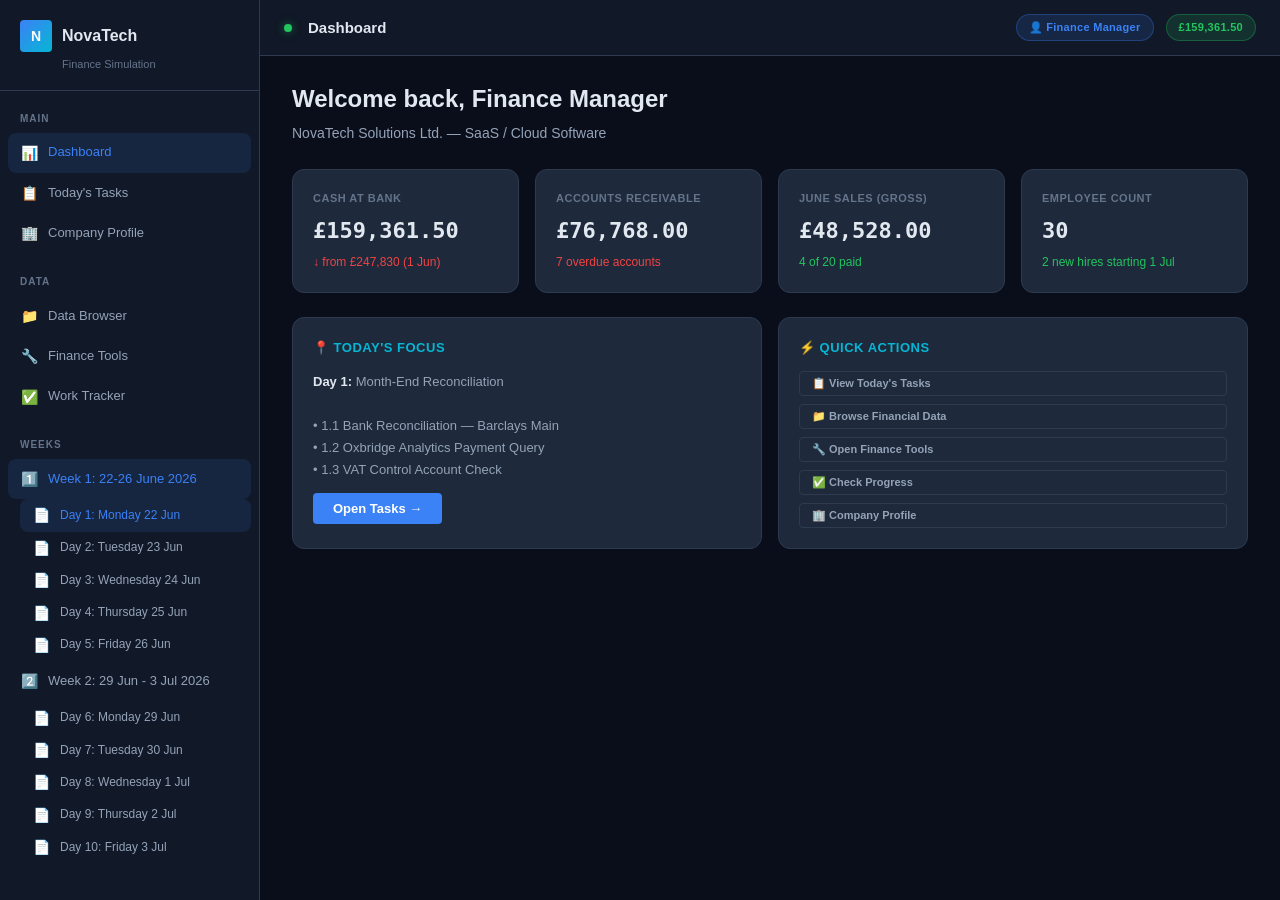
<file: ui/index.html>
<!DOCTYPE html>
<html lang="en">
<head>
  <meta charset="UTF-8">
  <meta name="viewport" content="width=device-width, initial-scale=1.0">
  <title>NovaTech Finance — Simulation</title>
  <link rel="stylesheet" href="css/style.css">
</head>
<body>
  <div class="app-shell">
    <!-- Sidebar -->
    <aside class="sidebar" id="sidebar">
      <!-- Rendered by JS -->
    </aside>

    <!-- Main area -->
    <div style="flex:1;display:flex;flex-direction:column;min-width:0;">
      <!-- Top nav -->
      <header class="top-nav" id="top-nav">
        <!-- Rendered by JS -->
      </header>

      <!-- Content -->
      <main class="main-content" id="main-content">
        <!-- Rendered by JS -->
      </main>
    </div>
  </div>

  <script src="js/data.js"></script>
  <script src="js/app.js"></script>
</body>
</html>
</file>
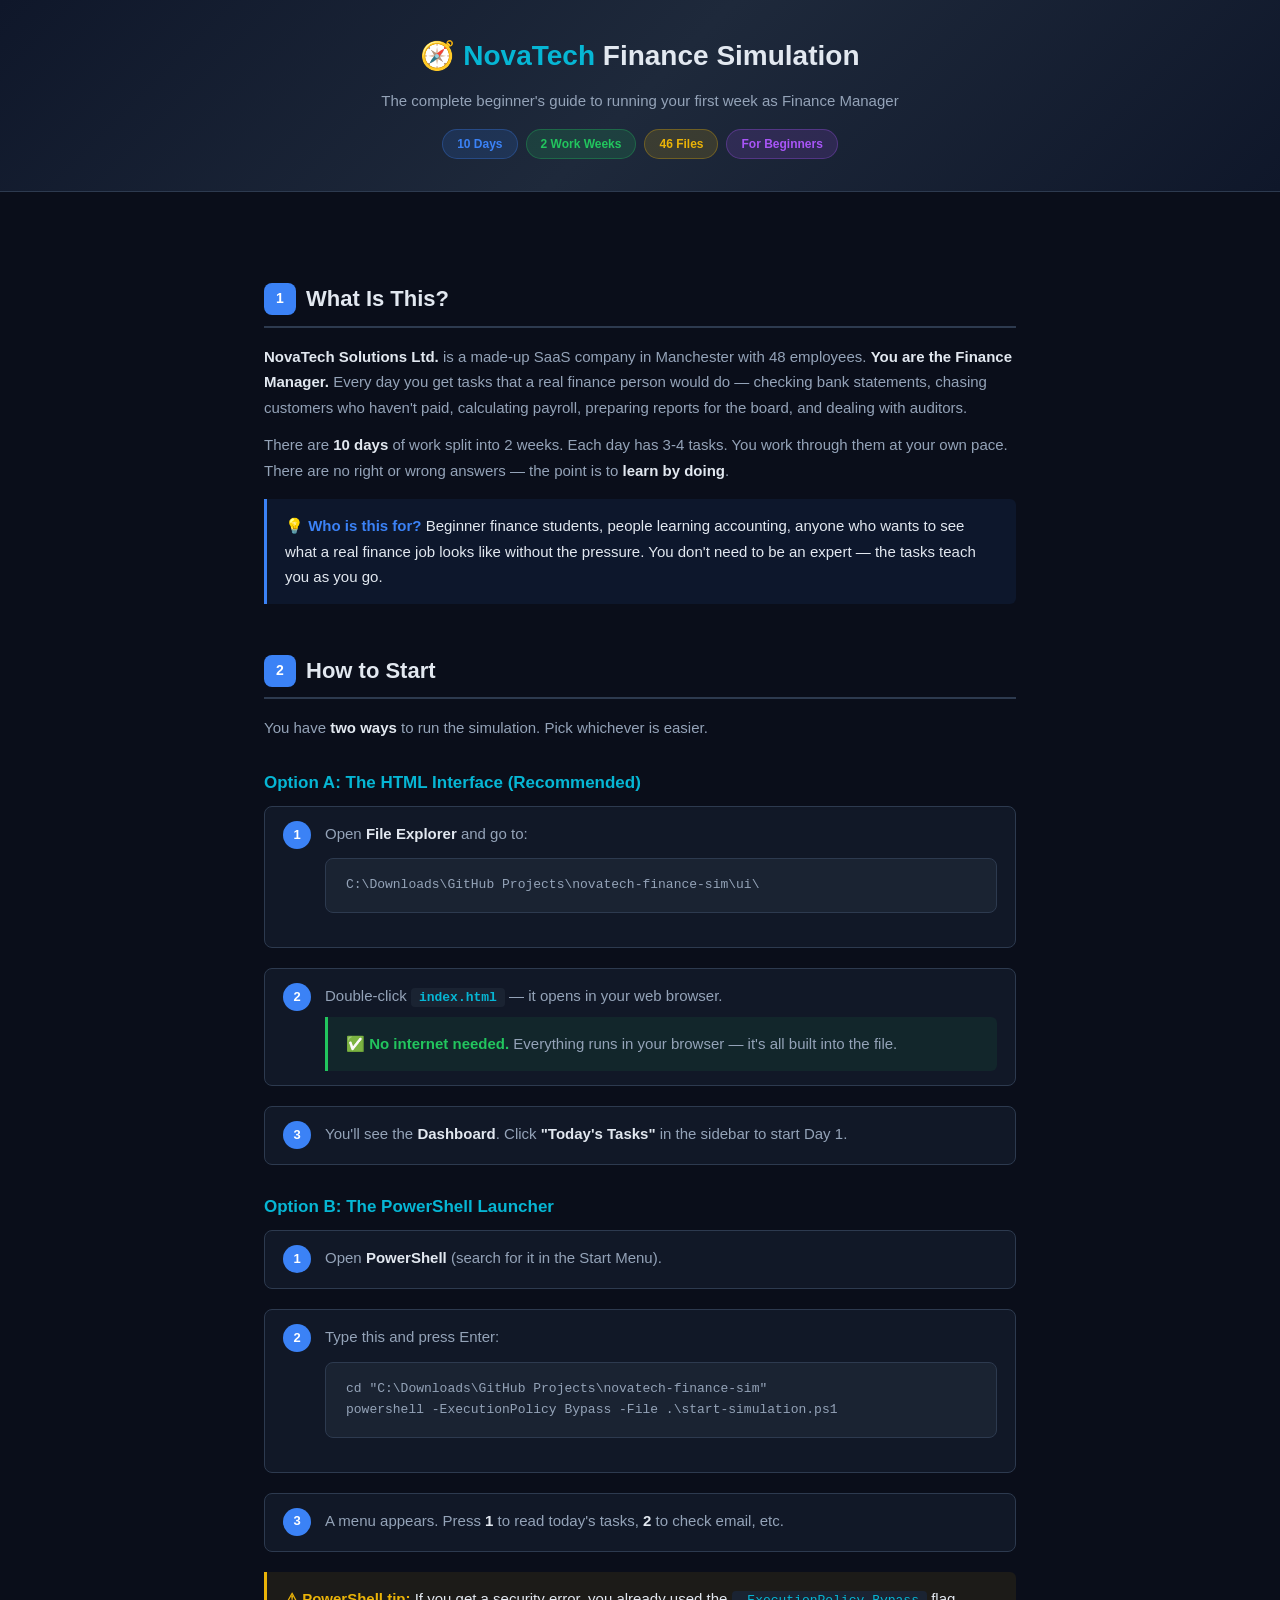
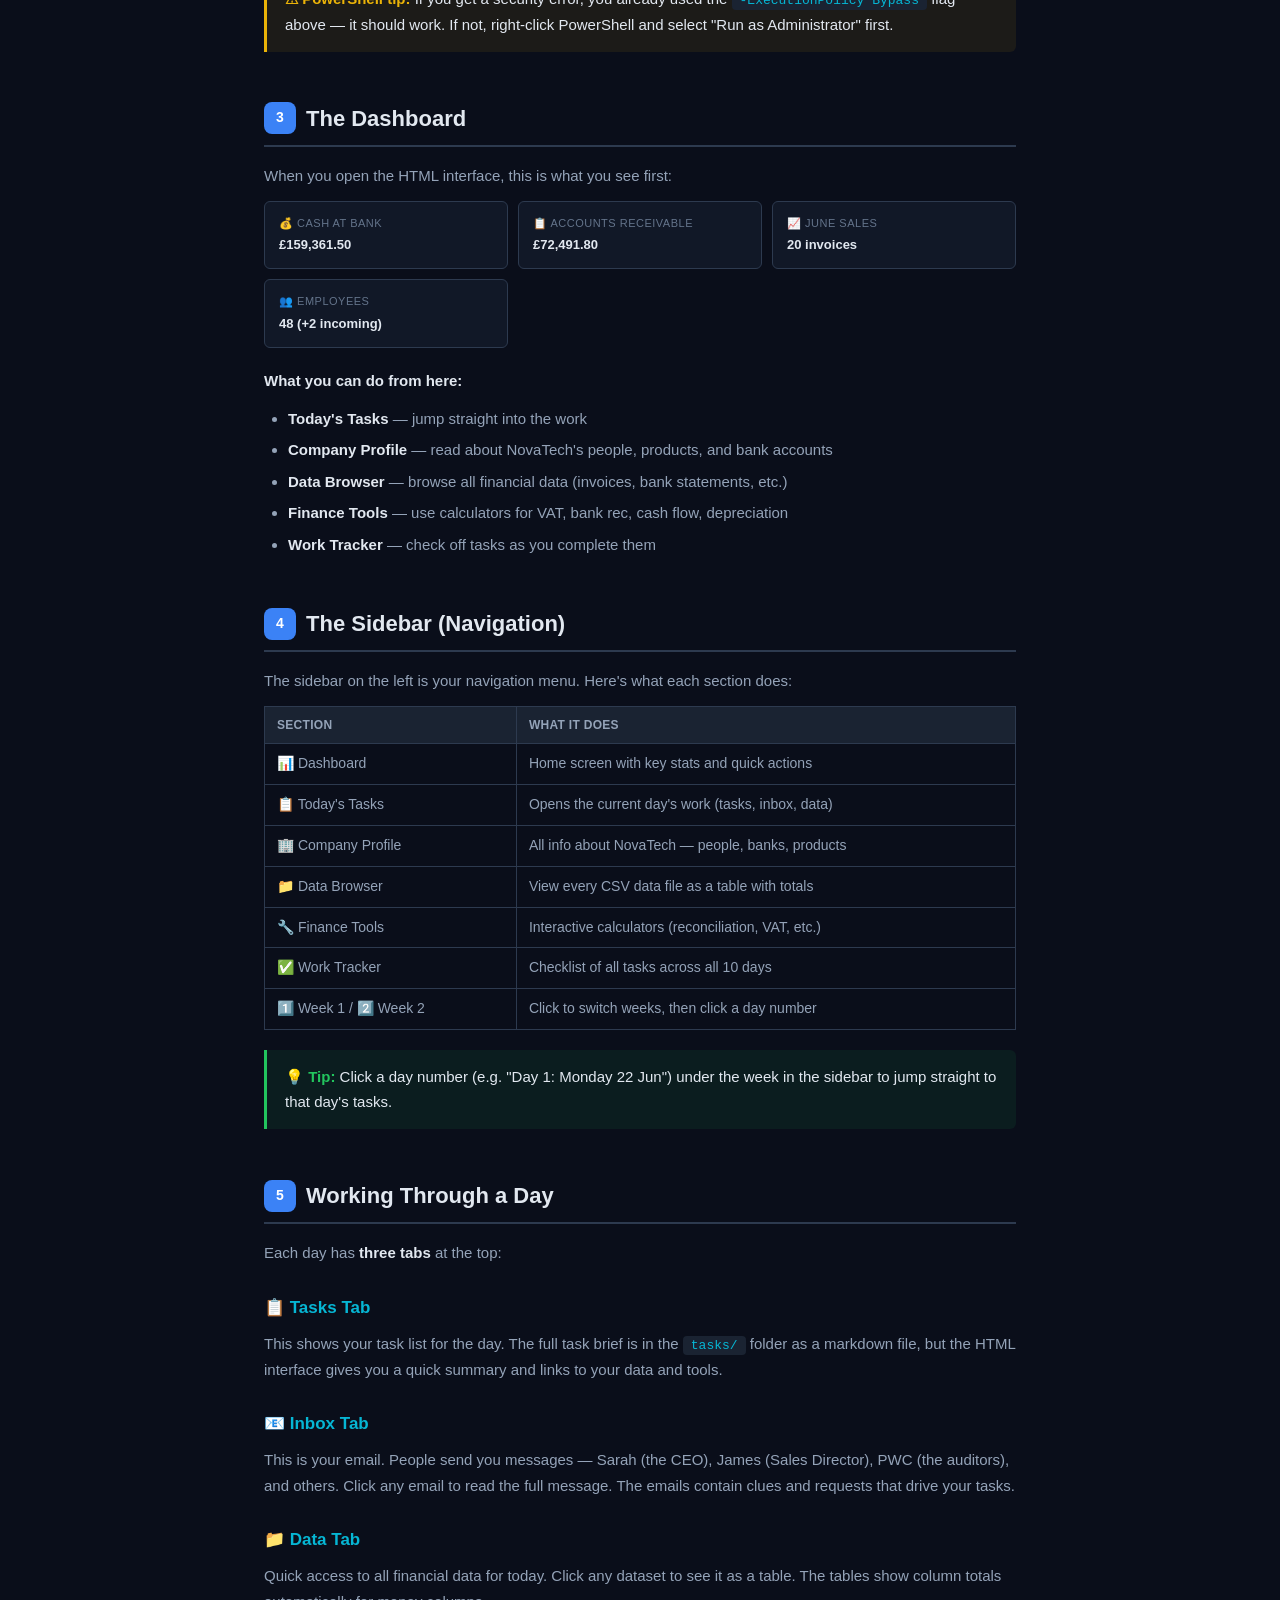
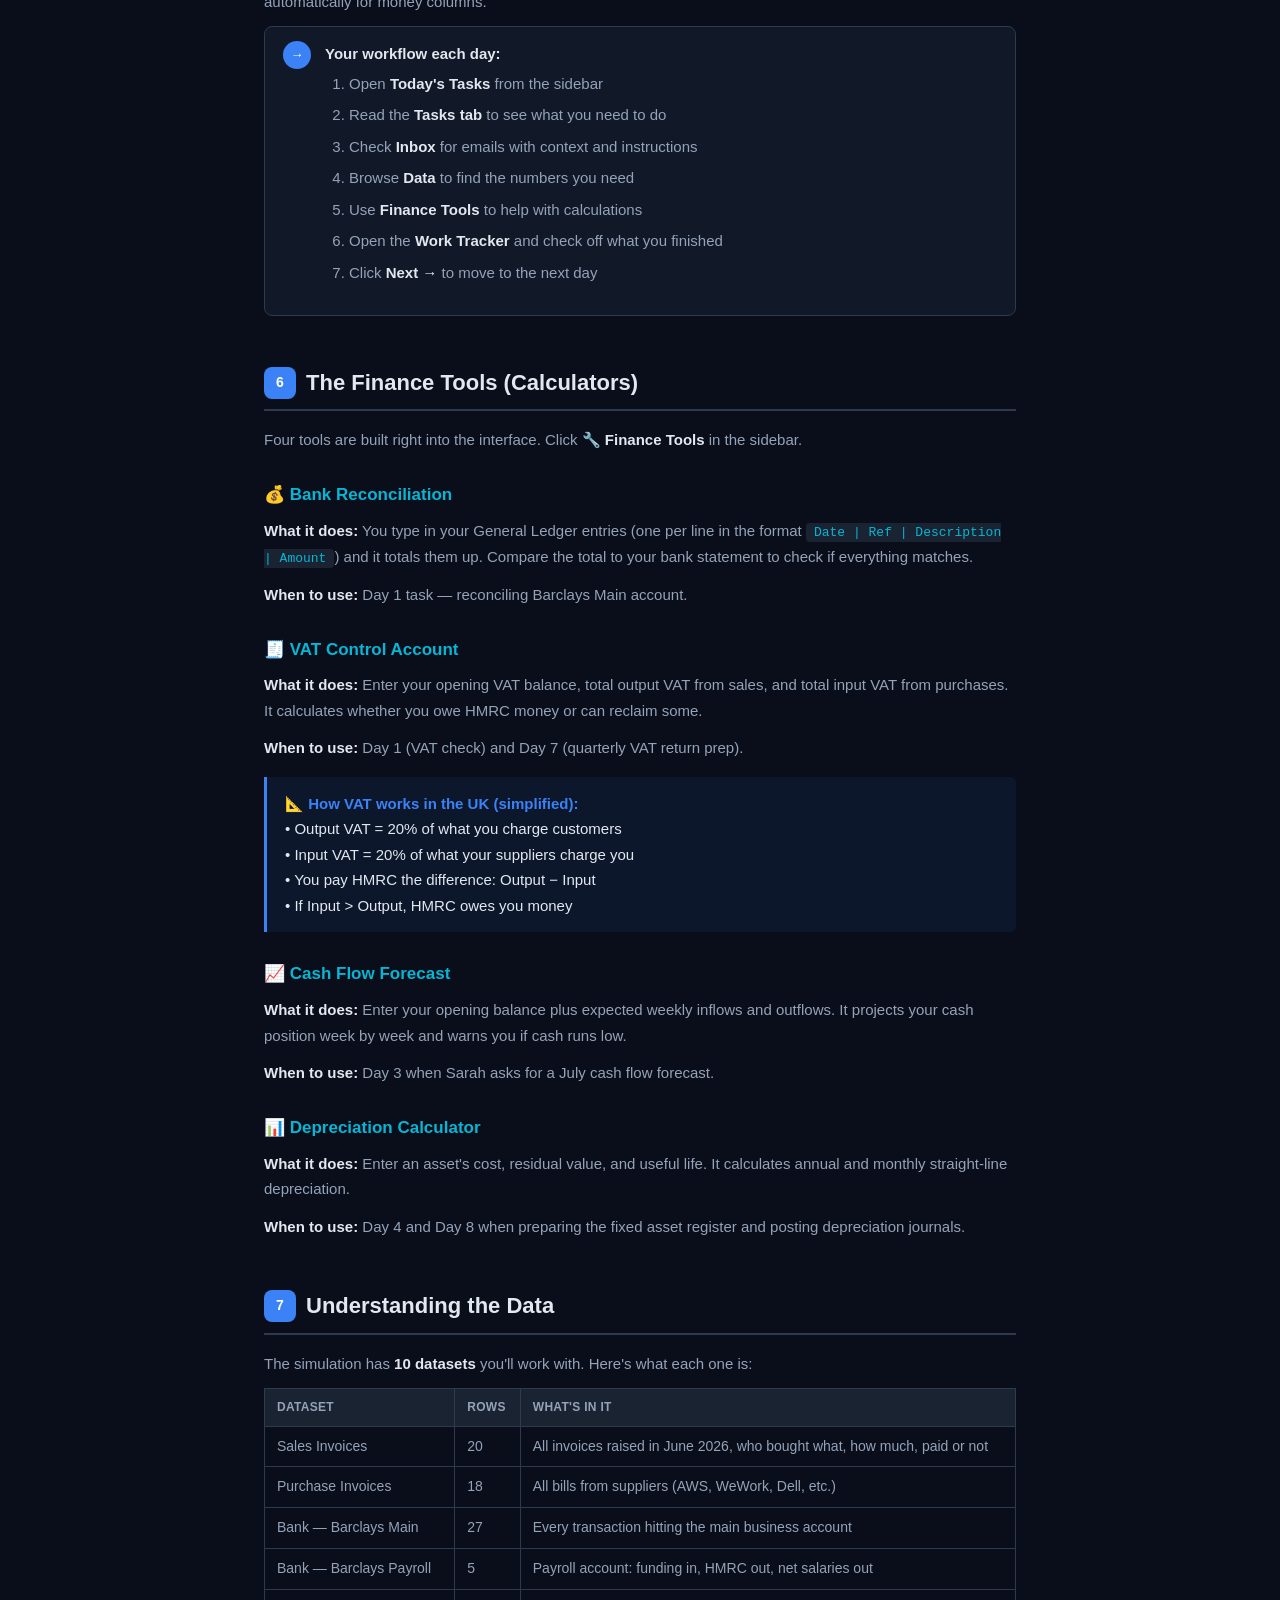
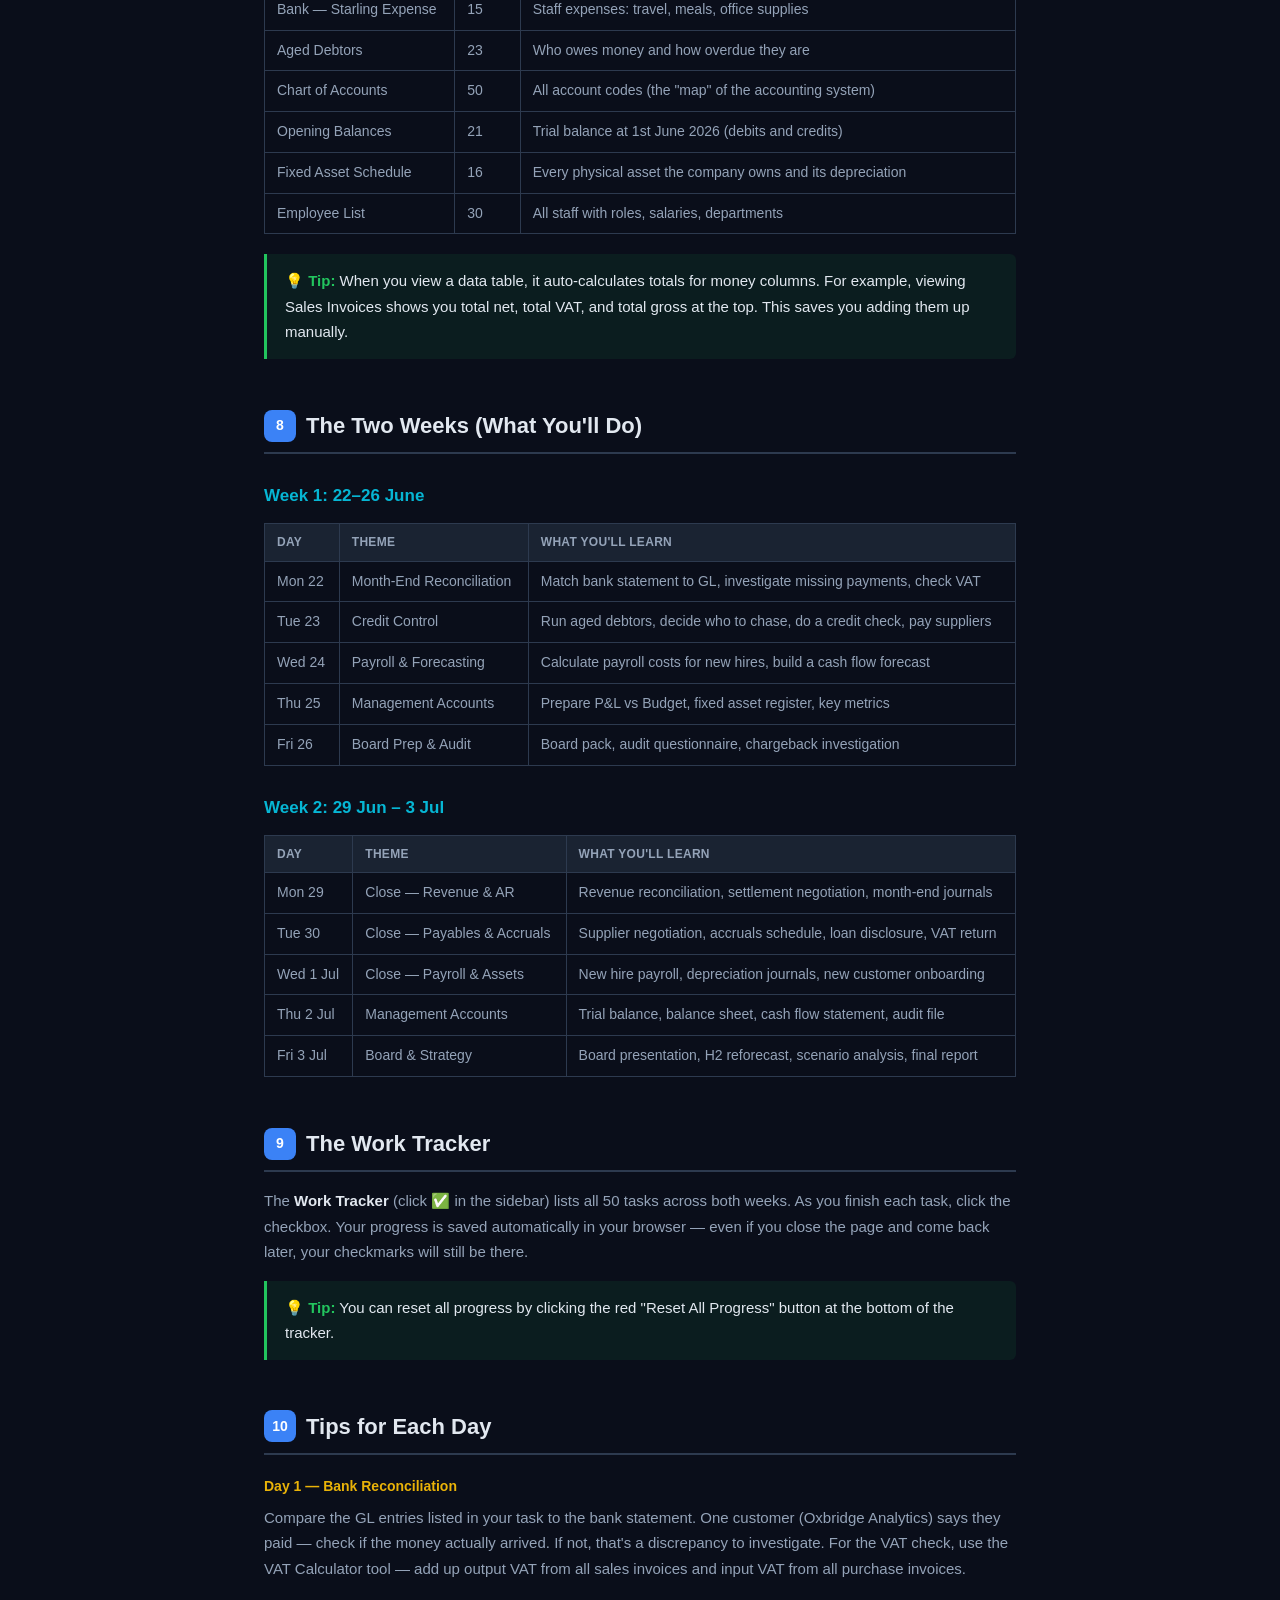
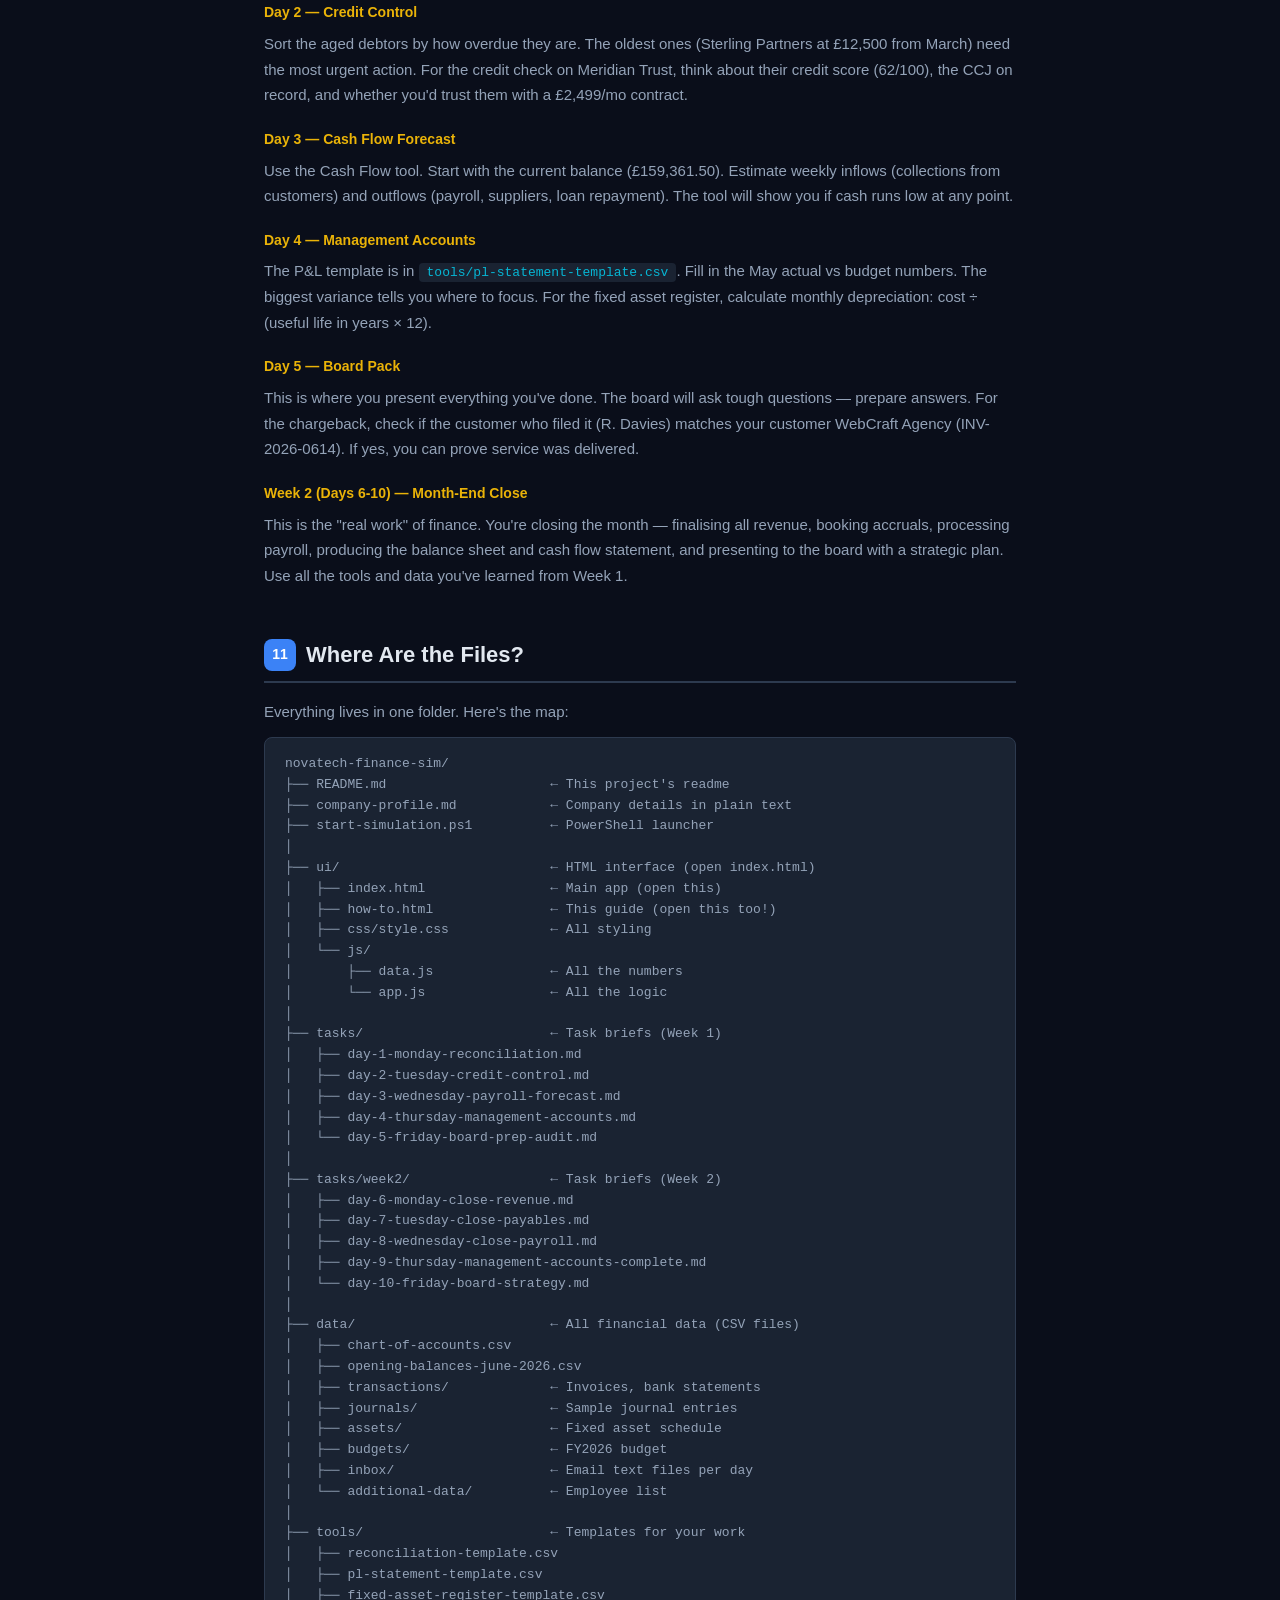
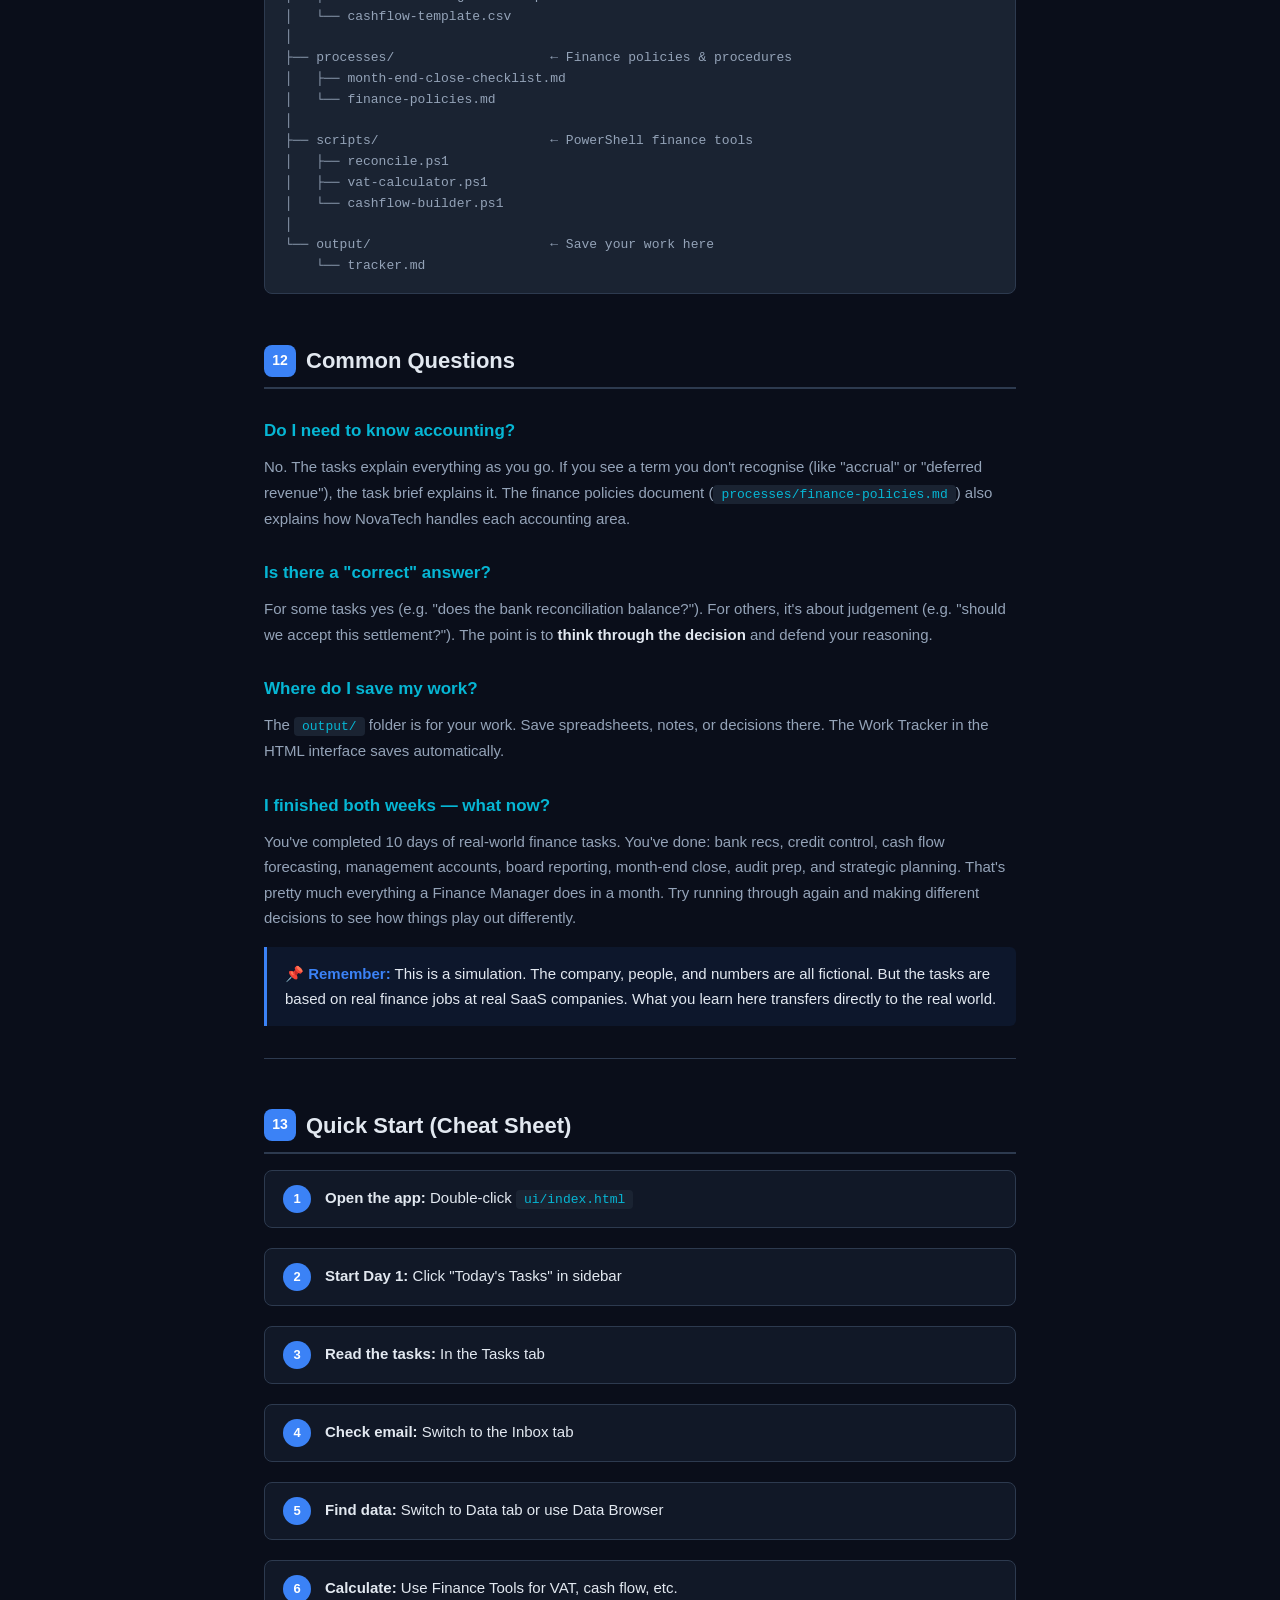
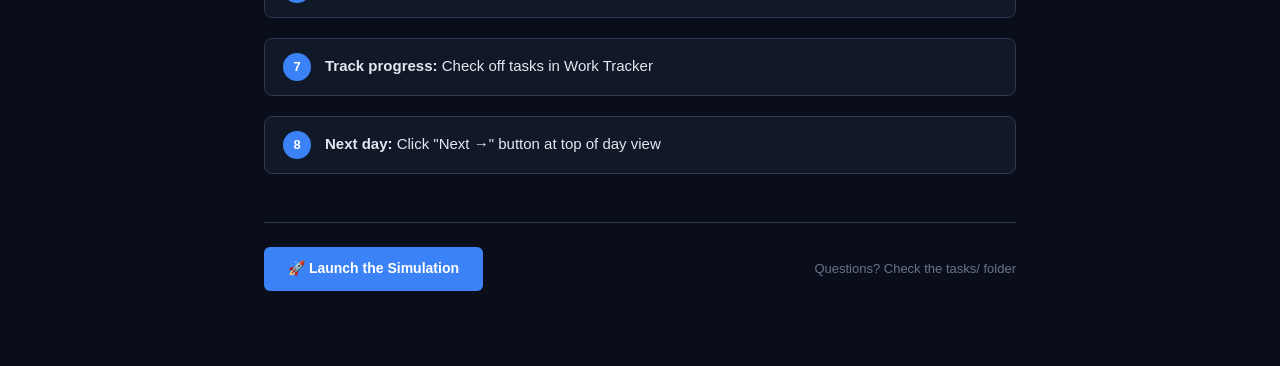
<file: ui/how-to.html>
<!DOCTYPE html>
<html lang="en">
<head>
  <meta charset="UTF-8">
  <meta name="viewport" content="width=device-width, initial-scale=1.0">
  <title>NovaTech — How To Guide</title>
  <style>
    :root {
      --bg: #0a0e1a;
      --bg-card: #111827;
      --bg-code: #1a2332;
      --border: #2d3a4f;
      --text: #e2e8f0;
      --text-muted: #64748b;
      --text-dim: #94a3b8;
      --blue: #3b82f6;
      --cyan: #06b6d4;
      --green: #22c55e;
      --yellow: #eab308;
      --red: #ef4444;
      --purple: #a855f7;
      --orange: #f97316;
      --font-sans: -apple-system, BlinkMacSystemFont, 'Segoe UI', Roboto, sans-serif;
      --font-mono: 'Cascadia Code', 'JetBrains Mono', 'Fira Code', monospace;
    }
    * { margin: 0; padding: 0; box-sizing: border-box; }
    body {
      font-family: var(--font-sans);
      background: var(--bg);
      color: var(--text);
      line-height: 1.7;
      font-size: 15px;
    }

    /* Scrollbar */
    ::-webkit-scrollbar { width: 6px; }
    ::-webkit-scrollbar-track { background: var(--bg); }
    ::-webkit-scrollbar-thumb { background: var(--border); border-radius: 3px; }

    /* Top banner */
    .banner {
      background: linear-gradient(135deg, #0f172a 0%, #1e293b 50%, #0f172a 100%);
      border-bottom: 1px solid var(--border);
      padding: 32px 24px;
      text-align: center;
    }
    .banner h1 { font-size: 28px; font-weight: 800; }
    .banner h1 span { color: var(--cyan); }
    .banner p { color: var(--text-dim); margin-top: 8px; font-size: 15px; max-width: 600px; margin-left: auto; margin-right: auto; }

    .badge-row { display: flex; justify-content: center; gap: 8px; margin-top: 16px; flex-wrap: wrap; }
    .badge {
      display: inline-block;
      padding: 4px 14px;
      border-radius: 20px;
      font-size: 12px;
      font-weight: 600;
    }
    .badge-blue { background: rgba(59,130,246,0.15); color: var(--blue); border: 1px solid rgba(59,130,246,0.3); }
    .badge-green { background: rgba(34,197,94,0.15); color: var(--green); border: 1px solid rgba(34,197,94,0.3); }
    .badge-yellow { background: rgba(234,179,8,0.15); color: var(--yellow); border: 1px solid rgba(234,179,8,0.3); }
    .badge-purple { background: rgba(168,85,247,0.15); color: var(--purple); border: 1px solid rgba(168,85,247,0.3); }

    /* Content */
    .container { max-width: 800px; margin: 0 auto; padding: 40px 24px 80px; }

    h2 {
      font-size: 22px;
      font-weight: 700;
      margin-top: 48px;
      margin-bottom: 16px;
      padding-bottom: 8px;
      border-bottom: 2px solid var(--border);
      display: flex;
      align-items: center;
      gap: 10px;
    }
    h2 .num {
      display: inline-flex;
      align-items: center;
      justify-content: center;
      width: 32px; height: 32px;
      background: var(--blue);
      border-radius: 8px;
      font-size: 14px;
      font-weight: 700;
      color: white;
      flex-shrink: 0;
    }
    h3 {
      font-size: 17px;
      font-weight: 600;
      margin-top: 28px;
      margin-bottom: 8px;
      color: var(--cyan);
    }
    h4 {
      font-size: 14px;
      font-weight: 600;
      margin-top: 20px;
      margin-bottom: 6px;
      color: var(--yellow);
    }
    p { margin-bottom: 12px; color: var(--text-dim); }
    strong { color: var(--text); }
    a { color: var(--blue); text-decoration: none; }
    a:hover { text-decoration: underline; }

    ul, ol { margin-bottom: 16px; padding-left: 24px; }
    li { margin-bottom: 6px; color: var(--text-dim); }
    li strong { color: var(--text); }

    /* Code blocks */
    code {
      background: var(--bg-code);
      padding: 2px 8px;
      border-radius: 4px;
      font-family: var(--font-mono);
      font-size: 13px;
      color: var(--cyan);
    }
    pre {
      background: var(--bg-code);
      padding: 16px 20px;
      border-radius: 8px;
      overflow-x: auto;
      margin: 12px 0 20px;
      border: 1px solid var(--border);
      font-size: 13px;
      line-height: 1.6;
    }
    pre code {
      background: none;
      padding: 0;
      color: var(--text-dim);
    }

    /* Notes / callouts */
    .note {
      background: rgba(59,130,246,0.08);
      border-left: 3px solid var(--blue);
      padding: 14px 18px;
      margin: 16px 0;
      border-radius: 0 6px 6px 0;
    }
    .note strong { color: var(--blue); }
    .note-warn {
      background: rgba(234,179,8,0.08);
      border-left-color: var(--yellow);
    }
    .note-warn strong { color: var(--yellow); }
    .note-tip {
      background: rgba(34,197,94,0.08);
      border-left-color: var(--green);
    }
    .note-tip strong { color: var(--green); }

    /* Steps */
    .step {
      display: flex;
      gap: 14px;
      margin-bottom: 20px;
      padding: 14px 18px;
      background: var(--bg-card);
      border: 1px solid var(--border);
      border-radius: 8px;
    }
    .step-num {
      width: 28px; height: 28px;
      min-width: 28px;
      background: var(--blue);
      border-radius: 50%;
      display: flex;
      align-items: center;
      justify-content: center;
      font-size: 13px;
      font-weight: 700;
      color: white;
    }
    .step-content { flex: 1; }
    .step-content p { margin-bottom: 4px; }

    /* Table */
    table {
      width: 100%;
      border-collapse: collapse;
      margin: 12px 0 20px;
      font-size: 14px;
    }
    th, td {
      padding: 8px 12px;
      border: 1px solid var(--border);
      text-align: left;
    }
    th { background: var(--bg-code); color: var(--text-dim); font-weight: 600; font-size: 12px; text-transform: uppercase; letter-spacing: 0.3px; }
    td { color: var(--text-dim); }

    .key-grid {
      display: grid;
      grid-template-columns: repeat(auto-fill, minmax(200px, 1fr));
      gap: 10px;
      margin: 12px 0 20px;
    }
    .key-item {
      background: var(--bg-card);
      border: 1px solid var(--border);
      border-radius: 6px;
      padding: 12px 14px;
    }
    .key-item .key { font-size: 11px; text-transform: uppercase; letter-spacing: 0.5px; color: var(--text-muted); }
    .key-item .val { font-size: 13px; font-weight: 600; color: var(--text); margin-top: 2px; }

    hr { border: none; border-top: 1px solid var(--border); margin: 32px 0; }

    .footer-nav {
      display: flex;
      justify-content: space-between;
      align-items: center;
      margin-top: 48px;
      padding-top: 24px;
      border-top: 1px solid var(--border);
    }
    .btn {
      display: inline-block;
      padding: 10px 24px;
      background: var(--blue);
      color: white;
      border-radius: 6px;
      font-weight: 600;
      font-size: 14px;
      text-decoration: none;
      transition: background 0.2s;
    }
    .btn:hover { background: #2563eb; text-decoration: none; }
    .btn-outline {
      background: transparent;
      border: 1px solid var(--border);
      color: var(--text-dim);
    }
    .btn-outline:hover { background: var(--bg-card); color: var(--text); }

    @media (max-width: 600px) {
      .container { padding: 24px 16px 60px; }
      .banner h1 { font-size: 22px; }
      .key-grid { grid-template-columns: 1fr; }
    }
  </style>
</head>
<body>

<div class="banner">
  <h1>🧭 <span>NovaTech</span> Finance Simulation</h1>
  <p>The complete beginner's guide to running your first week as Finance Manager</p>
  <div class="badge-row">
    <span class="badge badge-blue">10 Days</span>
    <span class="badge badge-green">2 Work Weeks</span>
    <span class="badge badge-yellow">46 Files</span>
    <span class="badge badge-purple">For Beginners</span>
  </div>
</div>

<div class="container">

<!-- ============================================================ -->
<h2><span class="num">1</span> What Is This?</h2>

<p>
  <strong>NovaTech Solutions Ltd.</strong> is a made-up SaaS company in Manchester with 48 employees.
  <strong>You are the Finance Manager.</strong> Every day you get tasks that a real finance person
  would do — checking bank statements, chasing customers who haven't paid, calculating payroll,
  preparing reports for the board, and dealing with auditors.
</p>

<p>
  There are <strong>10 days</strong> of work split into 2 weeks. Each day has 3-4 tasks.
  You work through them at your own pace. There are no right or wrong answers —
  the point is to <strong>learn by doing</strong>.
</p>

<div class="note">
  <strong>💡 Who is this for?</strong> Beginner finance students, people learning accounting,
  anyone who wants to see what a real finance job looks like without the pressure.
  You don't need to be an expert — the tasks teach you as you go.
</div>

<!-- ============================================================ -->
<h2><span class="num">2</span> How to Start</h2>

<p>You have <strong>two ways</strong> to run the simulation. Pick whichever is easier.</p>

<h3>Option A: The HTML Interface (Recommended)</h3>

<div class="step">
  <div class="step-num">1</div>
  <div class="step-content">
    <p>Open <strong>File Explorer</strong> and go to:</p>
    <pre><code>C:\Downloads\GitHub Projects\novatech-finance-sim\ui\</code></pre>
  </div>
</div>

<div class="step">
  <div class="step-num">2</div>
  <div class="step-content">
    <p>Double-click <strong><code>index.html</code></strong> — it opens in your web browser.</p>
    <p class="note note-tip" style="margin:8px 0 0;">
      <strong>✅ No internet needed.</strong> Everything runs in your browser — it's all built into the file.
    </p>
  </div>
</div>

<div class="step">
  <div class="step-num">3</div>
  <div class="step-content">
    <p>You'll see the <strong>Dashboard</strong>. Click <strong>"Today's Tasks"</strong> in the sidebar to start Day 1.</p>
  </div>
</div>

<h3>Option B: The PowerShell Launcher</h3>

<div class="step">
  <div class="step-num">1</div>
  <div class="step-content">
    <p>Open <strong>PowerShell</strong> (search for it in the Start Menu).</p>
  </div>
</div>

<div class="step">
  <div class="step-num">2</div>
  <div class="step-content">
    <p>Type this and press Enter:</p>
    <pre><code>cd "C:\Downloads\GitHub Projects\novatech-finance-sim"
powershell -ExecutionPolicy Bypass -File .\start-simulation.ps1</code></pre>
  </div>
</div>

<div class="step">
  <div class="step-num">3</div>
  <div class="step-content">
    <p>A menu appears. Press <strong>1</strong> to read today's tasks, <strong>2</strong> to check email, etc.</p>
  </div>
</div>

<div class="note note-warn">
  <strong>⚠ PowerShell tip:</strong> If you get a security error, you already used the
  <code>-ExecutionPolicy Bypass</code> flag above — it should work. If not,
  right-click PowerShell and select "Run as Administrator" first.
</div>

<!-- ============================================================ -->
<h2><span class="num">3</span> The Dashboard</h2>

<p>When you open the HTML interface, this is what you see first:</p>

<div class="key-grid">
  <div class="key-item">
    <div class="key">💰 Cash at Bank</div>
    <div class="val">£159,361.50</div>
  </div>
  <div class="key-item">
    <div class="key">📋 Accounts Receivable</div>
    <div class="val">£72,491.80</div>
  </div>
  <div class="key-item">
    <div class="key">📈 June Sales</div>
    <div class="val">20 invoices</div>
  </div>
  <div class="key-item">
    <div class="key">👥 Employees</div>
    <div class="val">48 (+2 incoming)</div>
  </div>
</div>

<p><strong>What you can do from here:</strong></p>
<ul>
  <li><strong>Today's Tasks</strong> — jump straight into the work</li>
  <li><strong>Company Profile</strong> — read about NovaTech's people, products, and bank accounts</li>
  <li><strong>Data Browser</strong> — browse all financial data (invoices, bank statements, etc.)</li>
  <li><strong>Finance Tools</strong> — use calculators for VAT, bank rec, cash flow, depreciation</li>
  <li><strong>Work Tracker</strong> — check off tasks as you complete them</li>
</ul>

<!-- ============================================================ -->
<h2><span class="num">4</span> The Sidebar (Navigation)</h2>

<p>The sidebar on the left is your navigation menu. Here's what each section does:</p>

<table>
  <tr><th>Section</th><th>What it does</th></tr>
  <tr><td>📊 Dashboard</td><td>Home screen with key stats and quick actions</td></tr>
  <tr><td>📋 Today's Tasks</td><td>Opens the current day's work (tasks, inbox, data)</td></tr>
  <tr><td>🏢 Company Profile</td><td>All info about NovaTech — people, banks, products</td></tr>
  <tr><td>📁 Data Browser</td><td>View every CSV data file as a table with totals</td></tr>
  <tr><td>🔧 Finance Tools</td><td>Interactive calculators (reconciliation, VAT, etc.)</td></tr>
  <tr><td>✅ Work Tracker</td><td>Checklist of all tasks across all 10 days</td></tr>
  <tr><td>1️⃣ Week 1 / 2️⃣ Week 2</td><td>Click to switch weeks, then click a day number</td></tr>
</table>

<div class="note note-tip">
  <strong>💡 Tip:</strong> Click a day number (e.g. "Day 1: Monday 22 Jun") under the week
  in the sidebar to jump straight to that day's tasks.
</div>

<!-- ============================================================ -->
<h2><span class="num">5</span> Working Through a Day</h2>

<p>Each day has <strong>three tabs</strong> at the top:</p>

<h3>📋 Tasks Tab</h3>
<p>
  This shows your task list for the day. The full task brief is in the
  <code>tasks/</code> folder as a markdown file, but the HTML interface gives you
  a quick summary and links to your data and tools.
</p>

<h3>📧 Inbox Tab</h3>
<p>
  This is your email. People send you messages — Sarah (the CEO), James (Sales Director),
  PWC (the auditors), and others. Click any email to read the full message.
  The emails contain clues and requests that drive your tasks.
</p>

<h3>📁 Data Tab</h3>
<p>
  Quick access to all financial data for today. Click any dataset to see it as a table.
  The tables show column totals automatically for money columns.
</p>

<div class="step">
  <div class="step-num">→</div>
  <div class="step-content">
    <p><strong>Your workflow each day:</strong></p>
    <ol>
      <li>Open <strong>Today's Tasks</strong> from the sidebar</li>
      <li>Read the <strong>Tasks tab</strong> to see what you need to do</li>
      <li>Check <strong>Inbox</strong> for emails with context and instructions</li>
      <li>Browse <strong>Data</strong> to find the numbers you need</li>
      <li>Use <strong>Finance Tools</strong> to help with calculations</li>
      <li>Open the <strong>Work Tracker</strong> and check off what you finished</li>
      <li>Click <strong>Next →</strong> to move to the next day</li>
    </ol>
  </div>
</div>

<!-- ============================================================ -->
<h2><span class="num">6</span> The Finance Tools (Calculators)</h2>

<p>Four tools are built right into the interface. Click <strong>🔧 Finance Tools</strong> in the sidebar.</p>

<h3>💰 Bank Reconciliation</h3>
<p>
  <strong>What it does:</strong> You type in your General Ledger entries (one per line in the format
  <code>Date | Ref | Description | Amount</code>) and it totals them up.
  Compare the total to your bank statement to check if everything matches.
</p>
<p><strong>When to use:</strong> Day 1 task — reconciling Barclays Main account.</p>

<h3>🧾 VAT Control Account</h3>
<p>
  <strong>What it does:</strong> Enter your opening VAT balance, total output VAT from sales,
  and total input VAT from purchases. It calculates whether you owe HMRC money or
  can reclaim some.
</p>
<p><strong>When to use:</strong> Day 1 (VAT check) and Day 7 (quarterly VAT return prep).</p>

<div class="note">
  <strong>📐 How VAT works in the UK (simplified):</strong><br>
  • Output VAT = 20% of what you charge customers<br>
  • Input VAT = 20% of what your suppliers charge you<br>
  • You pay HMRC the difference: Output − Input<br>
  • If Input > Output, HMRC owes you money
</div>

<h3>📈 Cash Flow Forecast</h3>
<p>
  <strong>What it does:</strong> Enter your opening balance plus expected weekly inflows and outflows.
  It projects your cash position week by week and warns you if cash runs low.
</p>
<p><strong>When to use:</strong> Day 3 when Sarah asks for a July cash flow forecast.</p>

<h3>📊 Depreciation Calculator</h3>
<p>
  <strong>What it does:</strong> Enter an asset's cost, residual value, and useful life.
  It calculates annual and monthly straight-line depreciation.
</p>
<p><strong>When to use:</strong> Day 4 and Day 8 when preparing the fixed asset register and posting depreciation journals.</p>

<!-- ============================================================ -->
<h2><span class="num">7</span> Understanding the Data</h2>

<p>The simulation has <strong>10 datasets</strong> you'll work with. Here's what each one is:</p>

<table>
  <tr><th>Dataset</th><th>Rows</th><th>What's In It</th></tr>
  <tr><td>Sales Invoices</td><td>20</td><td>All invoices raised in June 2026, who bought what, how much, paid or not</td></tr>
  <tr><td>Purchase Invoices</td><td>18</td><td>All bills from suppliers (AWS, WeWork, Dell, etc.)</td></tr>
  <tr><td>Bank — Barclays Main</td><td>27</td><td>Every transaction hitting the main business account</td></tr>
  <tr><td>Bank — Barclays Payroll</td><td>5</td><td>Payroll account: funding in, HMRC out, net salaries out</td></tr>
  <tr><td>Bank — Starling Expense</td><td>15</td><td>Staff expenses: travel, meals, office supplies</td></tr>
  <tr><td>Aged Debtors</td><td>23</td><td>Who owes money and how overdue they are</td></tr>
  <tr><td>Chart of Accounts</td><td>50</td><td>All account codes (the "map" of the accounting system)</td></tr>
  <tr><td>Opening Balances</td><td>21</td><td>Trial balance at 1st June 2026 (debits and credits)</td></tr>
  <tr><td>Fixed Asset Schedule</td><td>16</td><td>Every physical asset the company owns and its depreciation</td></tr>
  <tr><td>Employee List</td><td>30</td><td>All staff with roles, salaries, departments</td></tr>
</table>

<div class="note note-tip">
  <strong>💡 Tip:</strong> When you view a data table, it auto-calculates totals for
  money columns. For example, viewing Sales Invoices shows you total net, total VAT,
  and total gross at the top. This saves you adding them up manually.
</div>

<!-- ============================================================ -->
<h2><span class="num">8</span> The Two Weeks (What You'll Do)</h2>

<h3>Week 1: 22–26 June</h3>
<table>
  <tr><th>Day</th><th>Theme</th><th>What You'll Learn</th></tr>
  <tr><td>Mon 22</td><td>Month-End Reconciliation</td><td>Match bank statement to GL, investigate missing payments, check VAT</td></tr>
  <tr><td>Tue 23</td><td>Credit Control</td><td>Run aged debtors, decide who to chase, do a credit check, pay suppliers</td></tr>
  <tr><td>Wed 24</td><td>Payroll & Forecasting</td><td>Calculate payroll costs for new hires, build a cash flow forecast</td></tr>
  <tr><td>Thu 25</td><td>Management Accounts</td><td>Prepare P&L vs Budget, fixed asset register, key metrics</td></tr>
  <tr><td>Fri 26</td><td>Board Prep & Audit</td><td>Board pack, audit questionnaire, chargeback investigation</td></tr>
</table>

<h3>Week 2: 29 Jun – 3 Jul</h3>
<table>
  <tr><th>Day</th><th>Theme</th><th>What You'll Learn</th></tr>
  <tr><td>Mon 29</td><td>Close — Revenue & AR</td><td>Revenue reconciliation, settlement negotiation, month-end journals</td></tr>
  <tr><td>Tue 30</td><td>Close — Payables & Accruals</td><td>Supplier negotiation, accruals schedule, loan disclosure, VAT return</td></tr>
  <tr><td>Wed 1 Jul</td><td>Close — Payroll & Assets</td><td>New hire payroll, depreciation journals, new customer onboarding</td></tr>
  <tr><td>Thu 2 Jul</td><td>Management Accounts</td><td>Trial balance, balance sheet, cash flow statement, audit file</td></tr>
  <tr><td>Fri 3 Jul</td><td>Board & Strategy</td><td>Board presentation, H2 reforecast, scenario analysis, final report</td></tr>
</table>

<!-- ============================================================ -->
<h2><span class="num">9</span> The Work Tracker</h2>

<p>
  The <strong>Work Tracker</strong> (click ✅ in the sidebar) lists all 50 tasks across both weeks.
  As you finish each task, click the checkbox. Your progress is saved automatically
  in your browser — even if you close the page and come back later, your checkmarks
  will still be there.
</p>

<div class="note note-tip">
  <strong>💡 Tip:</strong> You can reset all progress by clicking the red
  "Reset All Progress" button at the bottom of the tracker.
</div>

<!-- ============================================================ -->
<h2><span class="num">10</span> Tips for Each Day</h2>

<h4>Day 1 — Bank Reconciliation</h4>
<p>
  Compare the GL entries listed in your task to the bank statement.
  One customer (Oxbridge Analytics) says they paid — check if the money
  actually arrived. If not, that's a discrepancy to investigate.
  For the VAT check, use the VAT Calculator tool — add up output VAT
  from all sales invoices and input VAT from all purchase invoices.
</p>

<h4>Day 2 — Credit Control</h4>
<p>
  Sort the aged debtors by how overdue they are. The oldest ones
  (Sterling Partners at £12,500 from March) need the most urgent action.
  For the credit check on Meridian Trust, think about their
  credit score (62/100), the CCJ on record, and whether you'd trust them
  with a £2,499/mo contract.
</p>

<h4>Day 3 — Cash Flow Forecast</h4>
<p>
  Use the Cash Flow tool. Start with the current balance (£159,361.50).
  Estimate weekly inflows (collections from customers) and outflows
  (payroll, suppliers, loan repayment). The tool will show you
  if cash runs low at any point.
</p>

<h4>Day 4 — Management Accounts</h4>
<p>
  The P&L template is in <code>tools/pl-statement-template.csv</code>.
  Fill in the May actual vs budget numbers. The biggest variance tells you
  where to focus. For the fixed asset register, calculate monthly
  depreciation: cost ÷ (useful life in years × 12).
</p>

<h4>Day 5 — Board Pack</h4>
<p>
  This is where you present everything you've done. The board will ask
  tough questions — prepare answers. For the chargeback, check if the
  customer who filed it (R. Davies) matches your customer WebCraft Agency
  (INV-2026-0614). If yes, you can prove service was delivered.
</p>

<h4>Week 2 (Days 6-10) — Month-End Close</h4>
<p>
  This is the "real work" of finance. You're closing the month —
  finalising all revenue, booking accruals, processing payroll,
  producing the balance sheet and cash flow statement, and presenting
  to the board with a strategic plan. Use all the tools and data
  you've learned from Week 1.
</p>

<!-- ============================================================ -->
<h2><span class="num">11</span> Where Are the Files?</h2>

<p>Everything lives in one folder. Here's the map:</p>

<pre><code>novatech-finance-sim/
├── README.md                     ← This project's readme
├── company-profile.md            ← Company details in plain text
├── start-simulation.ps1          ← PowerShell launcher
│
├── ui/                           ← HTML interface (open index.html)
│   ├── index.html                ← Main app (open this)
│   ├── how-to.html               ← This guide (open this too!)
│   ├── css/style.css             ← All styling
│   └── js/
│       ├── data.js               ← All the numbers
│       └── app.js                ← All the logic
│
├── tasks/                        ← Task briefs (Week 1)
│   ├── day-1-monday-reconciliation.md
│   ├── day-2-tuesday-credit-control.md
│   ├── day-3-wednesday-payroll-forecast.md
│   ├── day-4-thursday-management-accounts.md
│   └── day-5-friday-board-prep-audit.md
│
├── tasks/week2/                  ← Task briefs (Week 2)
│   ├── day-6-monday-close-revenue.md
│   ├── day-7-tuesday-close-payables.md
│   ├── day-8-wednesday-close-payroll.md
│   ├── day-9-thursday-management-accounts-complete.md
│   └── day-10-friday-board-strategy.md
│
├── data/                         ← All financial data (CSV files)
│   ├── chart-of-accounts.csv
│   ├── opening-balances-june-2026.csv
│   ├── transactions/             ← Invoices, bank statements
│   ├── journals/                 ← Sample journal entries
│   ├── assets/                   ← Fixed asset schedule
│   ├── budgets/                  ← FY2026 budget
│   ├── inbox/                    ← Email text files per day
│   └── additional-data/          ← Employee list
│
├── tools/                        ← Templates for your work
│   ├── reconciliation-template.csv
│   ├── pl-statement-template.csv
│   ├── fixed-asset-register-template.csv
│   └── cashflow-template.csv
│
├── processes/                    ← Finance policies & procedures
│   ├── month-end-close-checklist.md
│   └── finance-policies.md
│
├── scripts/                      ← PowerShell finance tools
│   ├── reconcile.ps1
│   ├── vat-calculator.ps1
│   └── cashflow-builder.ps1
│
└── output/                       ← Save your work here
    └── tracker.md
</code></pre>

<!-- ============================================================ -->
<h2><span class="num">12</span> Common Questions</h2>

<h3>Do I need to know accounting?</h3>
<p>
  No. The tasks explain everything as you go. If you see a term you don't recognise
  (like "accrual" or "deferred revenue"), the task brief explains it.
  The finance policies document (<code>processes/finance-policies.md</code>)
  also explains how NovaTech handles each accounting area.
</p>

<h3>Is there a "correct" answer?</h3>
<p>
  For some tasks yes (e.g. "does the bank reconciliation balance?").
  For others, it's about judgement (e.g. "should we accept this settlement?").
  The point is to <strong>think through the decision</strong> and defend your reasoning.
</p>

<h3>Where do I save my work?</h3>
<p>
  The <code>output/</code> folder is for your work. Save spreadsheets, notes,
  or decisions there. The Work Tracker in the HTML interface saves automatically.
</p>

<h3>I finished both weeks — what now?</h3>
<p>
  You've completed 10 days of real-world finance tasks. You've done:
  bank recs, credit control, cash flow forecasting, management accounts,
  board reporting, month-end close, audit prep, and strategic planning.
  That's pretty much everything a Finance Manager does in a month.
  Try running through again and making different decisions to see how
  things play out differently.
</p>

<div class="note">
  <strong>📌 Remember:</strong> This is a simulation. The company, people, and numbers
  are all fictional. But the tasks are based on real finance jobs at real SaaS companies.
  What you learn here transfers directly to the real world.
</div>

<!-- ============================================================ -->
<hr>

<h2><span class="num">13</span> Quick Start (Cheat Sheet)</h2>

<div class="step">
  <div class="step-num">1</div>
  <div class="step-content">
    <strong>Open the app:</strong> Double-click <code>ui/index.html</code>
  </div>
</div>
<div class="step">
  <div class="step-num">2</div>
  <div class="step-content">
    <strong>Start Day 1:</strong> Click "Today's Tasks" in sidebar
  </div>
</div>
<div class="step">
  <div class="step-num">3</div>
  <div class="step-content">
    <strong>Read the tasks:</strong> In the Tasks tab
  </div>
</div>
<div class="step">
  <div class="step-num">4</div>
  <div class="step-content">
    <strong>Check email:</strong> Switch to the Inbox tab
  </div>
</div>
<div class="step">
  <div class="step-num">5</div>
  <div class="step-content">
    <strong>Find data:</strong> Switch to Data tab or use Data Browser
  </div>
</div>
<div class="step">
  <div class="step-num">6</div>
  <div class="step-content">
    <strong>Calculate:</strong> Use Finance Tools for VAT, cash flow, etc.
  </div>
</div>
<div class="step">
  <div class="step-num">7</div>
  <div class="step-content">
    <strong>Track progress:</strong> Check off tasks in Work Tracker
  </div>
</div>
<div class="step">
  <div class="step-num">8</div>
  <div class="step-content">
    <strong>Next day:</strong> Click "Next →" button at top of day view
  </div>
</div>

<div class="footer-nav">
  <a href="index.html" class="btn">🚀 Launch the Simulation</a>
  <span style="color:var(--text-muted);font-size:13px;">Questions? Check the tasks/ folder</span>
</div>

</div>

</body>
</html>
</file>
<file: ui/css/style.css>
/* ==============================================
   NovaTech Finance Simulation — Enterprise UI
   ============================================== */

:root {
  --bg-primary: #0a0e1a;
  --bg-secondary: #111827;
  --bg-tertiary: #1a2332;
  --bg-card: #1e293b;
  --bg-hover: #263548;
  --border: #2d3a4f;
  --border-light: #3d4a5f;
  --text-primary: #e2e8f0;
  --text-secondary: #94a3b8;
  --text-muted: #64748b;
  --accent-blue: #3b82f6;
  --accent-cyan: #06b6d4;
  --accent-green: #22c55e;
  --accent-yellow: #eab308;
  --accent-orange: #f97316;
  --accent-red: #ef4444;
  --accent-purple: #a855f7;
  --font-mono: 'Cascadia Code', 'JetBrains Mono', 'Fira Code', monospace;
  --font-sans: -apple-system, BlinkMacSystemFont, 'Segoe UI', Roboto, sans-serif;
  --radius-sm: 4px;
  --radius-md: 8px;
  --radius-lg: 12px;
  --shadow: 0 4px 24px rgba(0,0,0,0.3);
}

* { margin: 0; padding: 0; box-sizing: border-box; }

body {
  font-family: var(--font-sans);
  background: var(--bg-primary);
  color: var(--text-primary);
  min-height: 100vh;
  overflow-x: hidden;
  font-size: 14px;
  line-height: 1.6;
}

/* Scrollbar */
::-webkit-scrollbar { width: 6px; height: 6px; }
::-webkit-scrollbar-track { background: var(--bg-secondary); }
::-webkit-scrollbar-thumb { background: var(--border); border-radius: 3px; }
::-webkit-scrollbar-thumb:hover { background: var(--border-light); }

/* Layout */
.app-shell {
  display: flex;
  height: 100vh;
  overflow: hidden;
}

/* ======== TOP NAV ======== */
.top-nav {
  position: fixed;
  top: 0;
  left: 260px;
  right: 0;
  height: 56px;
  background: var(--bg-secondary);
  border-bottom: 1px solid var(--border);
  display: flex;
  align-items: center;
  justify-content: space-between;
  padding: 0 24px;
  z-index: 100;
}

.top-nav-left { display: flex; align-items: center; gap: 16px; }
.top-nav-left h2 { font-size: 15px; font-weight: 600; color: var(--text-primary); }
.top-nav-right { display: flex; align-items: center; gap: 12px; }

.badge {
  display: inline-flex;
  align-items: center;
  gap: 6px;
  padding: 4px 12px;
  border-radius: 20px;
  font-size: 11px;
  font-weight: 600;
  letter-spacing: 0.3px;
}
.badge-role { background: rgba(59,130,246,0.15); color: var(--accent-blue); border: 1px solid rgba(59,130,246,0.3); }
.badge-cash { background: rgba(34,197,94,0.15); color: var(--accent-green); border: 1px solid rgba(34,197,94,0.3); }
.badge-warn { background: rgba(234,179,8,0.15); color: var(--accent-yellow); border: 1px solid rgba(234,179,8,0.3); }
.badge-danger { background: rgba(239,68,68,0.15); color: var(--accent-red); border: 1px solid rgba(239,68,68,0.3); }

.status-dot {
  width: 8px; height: 8px;
  border-radius: 50%;
  display: inline-block;
}
.status-dot.online { background: var(--accent-green); box-shadow: 0 0 8px rgba(34,197,94,0.5); }

/* ======== SIDEBAR ======== */
.sidebar {
  width: 260px;
  min-width: 260px;
  height: 100vh;
  background: var(--bg-secondary);
  border-right: 1px solid var(--border);
  display: flex;
  flex-direction: column;
  overflow-y: auto;
  z-index: 200;
}

.sidebar-header {
  padding: 20px 20px 16px;
  border-bottom: 1px solid var(--border);
}
.sidebar-header h1 {
  font-size: 16px;
  font-weight: 700;
  color: var(--text-primary);
  display: flex;
  align-items: center;
  gap: 10px;
}
.sidebar-header .logo {
  width: 32px; height: 32px;
  background: linear-gradient(135deg, var(--accent-blue), var(--accent-cyan));
  border-radius: var(--radius-sm);
  display: flex;
  align-items: center;
  justify-content: center;
  font-weight: 700; font-size: 14px;
  color: white;
}
.sidebar-header .subtitle {
  font-size: 11px;
  color: var(--text-muted);
  margin-top: 4px;
  padding-left: 42px;
}

.sidebar-nav { flex: 1; padding: 8px; }
.nav-section { margin-bottom: 8px; }
.nav-section-title {
  font-size: 10px;
  font-weight: 700;
  text-transform: uppercase;
  letter-spacing: 1px;
  color: var(--text-muted);
  padding: 12px 12px 6px;
}

.nav-item {
  display: flex;
  align-items: center;
  gap: 10px;
  padding: 9px 12px;
  border-radius: var(--radius-md);
  cursor: pointer;
  transition: all 0.15s;
  color: var(--text-secondary);
  font-size: 13px;
  text-decoration: none;
  position: relative;
}
.nav-item:hover { background: var(--bg-hover); color: var(--text-primary); }
.nav-item.active { background: rgba(59,130,246,0.12); color: var(--accent-blue); }
.nav-item .icon { width: 18px; text-align: center; font-size: 14px; }
.nav-item .check { margin-left: auto; color: var(--accent-green); font-size: 12px; }

/* ======== MAIN CONTENT ======== */
.main-content {
  margin-left: 0;
  margin-top: 56px;
  flex: 1;
  overflow-y: auto;
  padding: 24px 32px;
  min-height: calc(100vh - 56px);
}

/* ======== WELCOME ======== */
.welcome-section { max-width: 960px; margin: 0 auto; }
.welcome-section h2 { font-size: 24px; font-weight: 700; margin-bottom: 4px; }
.welcome-section .tagline { color: var(--text-secondary); margin-bottom: 24px; }

.stats-grid {
  display: grid;
  grid-template-columns: repeat(auto-fill, minmax(220px, 1fr));
  gap: 16px;
  margin-bottom: 24px;
}

.stat-card {
  background: var(--bg-card);
  border: 1px solid var(--border);
  border-radius: var(--radius-lg);
  padding: 20px;
  transition: border-color 0.2s;
}
.stat-card:hover { border-color: var(--border-light); }
.stat-card .label { font-size: 11px; font-weight: 600; text-transform: uppercase; letter-spacing: 0.5px; color: var(--text-muted); margin-bottom: 6px; }
.stat-card .value { font-size: 22px; font-weight: 700; font-family: var(--font-mono); color: var(--text-primary); }
.stat-card .change { font-size: 12px; margin-top: 4px; }
.stat-card .change.pos { color: var(--accent-green); }
.stat-card .change.neg { color: var(--accent-red); }

/* ======== DAY VIEW ======== */
.day-view { max-width: 960px; margin: 0 auto; }

.day-header {
  display: flex;
  align-items: center;
  justify-content: space-between;
  margin-bottom: 20px;
  padding-bottom: 16px;
  border-bottom: 1px solid var(--border);
}
.day-header h2 { font-size: 20px; font-weight: 700; }
.day-header .day-date { color: var(--text-secondary); font-size: 13px; }
.day-actions { display: flex; gap: 8px; }

/* ======== TABS ======== */
.tab-bar {
  display: flex;
  gap: 2px;
  background: var(--bg-tertiary);
  border-radius: var(--radius-md);
  padding: 3px;
  margin-bottom: 20px;
  flex-wrap: wrap;
}
.tab-btn {
  padding: 7px 16px;
  border: none;
  background: transparent;
  color: var(--text-secondary);
  font-size: 12px;
  font-weight: 500;
  border-radius: var(--radius-sm);
  cursor: pointer;
  transition: all 0.15s;
  font-family: var(--font-sans);
  white-space: nowrap;
}
.tab-btn:hover { color: var(--text-primary); }
.tab-btn.active { background: var(--bg-card); color: var(--accent-blue); }

.tab-content { display: none; }
.tab-content.active { display: block; }

/* ======== TASK BRIEF ======== */
.task-brief {
  background: var(--bg-card);
  border: 1px solid var(--border);
  border-radius: var(--radius-lg);
  padding: 28px;
  line-height: 1.7;
}
.task-brief h1 { font-size: 22px; font-weight: 700; margin-bottom: 16px; color: var(--text-primary); }
.task-brief h2 { font-size: 16px; font-weight: 600; margin: 20px 0 8px; color: var(--accent-cyan); }
.task-brief h3 { font-size: 14px; font-weight: 600; margin: 16px 0 6px; color: var(--accent-blue); }
.task-brief p { margin-bottom: 10px; color: var(--text-secondary); }
.task-brief strong { color: var(--text-primary); }
.task-brief em { color: var(--accent-yellow); }
.task-brief blockquote {
  border-left: 3px solid var(--accent-blue);
  padding: 12px 16px;
  margin: 12px 0;
  background: rgba(59,130,246,0.06);
  border-radius: 0 var(--radius-sm) var(--radius-sm) 0;
  color: var(--text-secondary);
  font-style: italic;
}
.task-brief code {
  background: var(--bg-tertiary);
  padding: 2px 6px;
  border-radius: var(--radius-sm);
  font-family: var(--font-mono);
  font-size: 12px;
  color: var(--accent-cyan);
}
.task-brief pre {
  background: var(--bg-tertiary);
  padding: 16px;
  border-radius: var(--radius-md);
  overflow-x: auto;
  margin: 12px 0;
  border: 1px solid var(--border);
}
.task-brief pre code {
  background: none;
  padding: 0;
  color: var(--text-secondary);
}
.task-brief ul, .task-brief ol { padding-left: 20px; margin-bottom: 10px; }
.task-brief li { margin-bottom: 4px; color: var(--text-secondary); }
.task-brief hr { border: none; border-top: 1px solid var(--border); margin: 20px 0; }
.task-brief table {
  width: 100%;
  border-collapse: collapse;
  margin: 12px 0;
  font-size: 13px;
}
.task-brief th, .task-brief td {
  padding: 8px 12px;
  border: 1px solid var(--border);
  text-align: left;
}
.task-brief th { background: var(--bg-tertiary); color: var(--text-secondary); font-weight: 600; }

/* ======== INBOX ======== */
.inbox-list { display: flex; flex-direction: column; gap: 12px; }
.email-card {
  background: var(--bg-card);
  border: 1px solid var(--border);
  border-radius: var(--radius-md);
  padding: 16px 20px;
  cursor: pointer;
  transition: all 0.15s;
}
.email-card:hover { border-color: var(--border-light); }
.email-card.unread { border-left: 3px solid var(--accent-blue); }
.email-card .from { font-size: 12px; color: var(--text-muted); margin-bottom: 4px; }
.email-card .from strong { color: var(--text-primary); }
.email-card .subject { font-size: 14px; font-weight: 600; color: var(--text-primary); margin-bottom: 4px; }
.email-card .preview { font-size: 13px; color: var(--text-secondary); overflow: hidden; text-overflow: ellipsis; white-space: nowrap; }

.email-detail {
  background: var(--bg-card);
  border: 1px solid var(--border);
  border-radius: var(--radius-lg);
  padding: 24px;
}
.email-detail .email-header { margin-bottom: 16px; padding-bottom: 12px; border-bottom: 1px solid var(--border); }
.email-detail .email-header .field { font-size: 13px; margin-bottom: 4px; color: var(--text-secondary); }
.email-detail .email-header .field strong { color: var(--text-primary); min-width: 60px; display: inline-block; }
.email-detail .email-body { font-size: 14px; color: var(--text-secondary); line-height: 1.7; white-space: pre-wrap; }

/* ======== DATA TABLES ======== */
.data-viewer { overflow-x: auto; }
.data-table {
  width: 100%;
  border-collapse: collapse;
  font-size: 13px;
  font-family: var(--font-mono);
}
.data-table th {
  background: var(--bg-tertiary);
  padding: 8px 12px;
  text-align: left;
  font-weight: 600;
  color: var(--text-secondary);
  font-size: 11px;
  text-transform: uppercase;
  letter-spacing: 0.3px;
  position: sticky;
  top: 0;
  border-bottom: 2px solid var(--border);
  cursor: pointer;
  user-select: none;
}
.data-table th:hover { color: var(--accent-blue); }
.data-table td {
  padding: 7px 12px;
  border-bottom: 1px solid var(--border);
  color: var(--text-primary);
}
.data-table tr:hover td { background: var(--bg-hover); }
.data-table .amount { text-align: right; font-family: var(--font-mono); }
.data-table .positive { color: var(--accent-green); }
.data-table .negative { color: var(--accent-red); }
.data-table .badge-cell {
  display: inline-block;
  padding: 2px 8px;
  border-radius: 10px;
  font-size: 11px;
  font-weight: 600;
}
.badge-paid { background: rgba(34,197,94,0.15); color: var(--accent-green); }
.badge-unpaid { background: rgba(239,68,68,0.15); color: var(--accent-red); }
.badge-current { background: rgba(59,130,246,0.15); color: var(--accent-blue); }

.data-summary {
  display: grid;
  grid-template-columns: repeat(auto-fill, minmax(180px, 1fr));
  gap: 12px;
  margin-bottom: 16px;
}
.summary-item {
  background: var(--bg-tertiary);
  padding: 12px 16px;
  border-radius: var(--radius-md);
}
.summary-item .s-label { font-size: 10px; text-transform: uppercase; color: var(--text-muted); letter-spacing: 0.5px; }
.summary-item .s-value { font-size: 16px; font-weight: 700; font-family: var(--font-mono); margin-top: 2px; }

/* ======== TOOLS ======== */
.tool-panel {
  background: var(--bg-card);
  border: 1px solid var(--border);
  border-radius: var(--radius-lg);
  padding: 24px;
}
.tool-panel h3 { font-size: 16px; font-weight: 600; margin-bottom: 16px; color: var(--accent-cyan); }
.tool-panel .form-group { margin-bottom: 14px; }
.tool-panel label { display: block; font-size: 12px; color: var(--text-secondary); margin-bottom: 4px; font-weight: 500; }
.tool-panel input, .tool-panel select, .tool-panel textarea {
  width: 100%;
  padding: 8px 12px;
  background: var(--bg-tertiary);
  border: 1px solid var(--border);
  border-radius: var(--radius-sm);
  color: var(--text-primary);
  font-family: var(--font-mono);
  font-size: 13px;
}
.tool-panel input:focus, .tool-panel select:focus, .tool-panel textarea:focus {
  outline: none;
  border-color: var(--accent-blue);
  box-shadow: 0 0 0 2px rgba(59,130,246,0.2);
}
.tool-panel textarea { min-height: 80px; resize: vertical; }
.tool-panel .btn-row { display: flex; gap: 8px; margin-top: 16px; }

.btn {
  padding: 8px 20px;
  border: none;
  border-radius: var(--radius-sm);
  font-size: 13px;
  font-weight: 600;
  cursor: pointer;
  transition: all 0.15s;
  font-family: var(--font-sans);
}
.btn-primary { background: var(--accent-blue); color: white; }
.btn-primary:hover { background: #2563eb; }
.btn-success { background: var(--accent-green); color: white; }
.btn-success:hover { background: #16a34a; }
.btn-danger { background: var(--accent-red); color: white; }
.btn-danger:hover { background: #dc2626; }
.btn-outline {
  background: transparent;
  border: 1px solid var(--border);
  color: var(--text-secondary);
}
.btn-outline:hover { background: var(--bg-hover); color: var(--text-primary); }
.btn-sm { padding: 5px 12px; font-size: 11px; }

.tool-result {
  margin-top: 16px;
  padding: 16px;
  background: var(--bg-tertiary);
  border-radius: var(--radius-md);
  border: 1px solid var(--border);
}
.tool-result h4 { font-size: 13px; color: var(--accent-cyan); margin-bottom: 8px; }
.tool-result .result-line {
  padding: 4px 0;
  font-family: var(--font-mono);
  font-size: 13px;
  color: var(--text-primary);
}

/* ======== TRACKER ======== */
.tracker-grid {
  display: grid;
  grid-template-columns: repeat(auto-fill, minmax(300px, 1fr));
  gap: 16px;
}
.tracker-day {
  background: var(--bg-card);
  border: 1px solid var(--border);
  border-radius: var(--radius-lg);
  padding: 16px;
}
.tracker-day h3 { font-size: 14px; font-weight: 600; margin-bottom: 10px; color: var(--text-primary); }
.tracker-task {
  display: flex;
  align-items: flex-start;
  gap: 10px;
  padding: 6px 0;
  cursor: pointer;
}
.tracker-task input[type="checkbox"] {
  appearance: none;
  width: 16px; height: 16px;
  min-width: 16px;
  border: 2px solid var(--border-light);
  border-radius: var(--radius-sm);
  cursor: pointer;
  margin-top: 2px;
  transition: all 0.15s;
}
.tracker-task input[type="checkbox"]:checked {
  background: var(--accent-green);
  border-color: var(--accent-green);
}
.tracker-task input[type="checkbox"]:checked::after {
  content: "✓";
  display: flex;
  align-items: center;
  justify-content: center;
  color: white;
  font-size: 10px;
  font-weight: 700;
}
.tracker-task .task-label {
  font-size: 13px;
  color: var(--text-secondary);
  transition: all 0.15s;
}
.tracker-task.done .task-label { text-decoration: line-through; color: var(--text-muted); }

/* ======== COMPANY PROFILE ======== */
.profile-grid {
  display: grid;
  grid-template-columns: 1fr 1fr;
  gap: 16px;
}
.profile-card {
  background: var(--bg-card);
  border: 1px solid var(--border);
  border-radius: var(--radius-lg);
  padding: 20px;
}
.profile-card h3 { font-size: 13px; font-weight: 600; color: var(--accent-cyan); margin-bottom: 12px; text-transform: uppercase; letter-spacing: 0.5px; }
.profile-card table { width: 100%; font-size: 13px; }
.profile-card td { padding: 5px 0; color: var(--text-secondary); }
.profile-card td:first-child { font-weight: 500; color: var(--text-muted); width: 40%; padding-right: 12px; }

/* ======== WEEK OVERVIEW ======== */
.week-selector {
  display: flex;
  gap: 8px;
  margin-bottom: 20px;
}
.week-btn {
  padding: 8px 20px;
  background: var(--bg-tertiary);
  border: 1px solid var(--border);
  color: var(--text-secondary);
  border-radius: var(--radius-md);
  cursor: pointer;
  font-size: 13px;
  font-weight: 500;
  transition: all 0.15s;
  font-family: var(--font-sans);
}
.week-btn:hover { border-color: var(--border-light); color: var(--text-primary); }
.week-btn.active { background: rgba(59,130,246,0.12); border-color: var(--accent-blue); color: var(--accent-blue); }

/* ======== RESPONSIVE ======== */
@media (max-width: 1024px) {
  .sidebar { width: 220px; min-width: 220px; }
  .top-nav { left: 220px; }
  .profile-grid { grid-template-columns: 1fr; }
}

@media (max-width: 768px) {
  .sidebar { display: none; }
  .top-nav { left: 0; }
  .main-content { padding: 16px; }
  .stats-grid { grid-template-columns: 1fr 1fr; }
  .top-nav-left h2 { display: none; }
}

/* ======== ANIMATIONS ======== */
@keyframes fadeIn { from { opacity: 0; transform: translateY(8px); } to { opacity: 1; transform: translateY(0); } }
.fade-in { animation: fadeIn 0.3s ease-out; }

/* ======== EMPTY STATE ======== */
.empty-state {
  text-align: center;
  padding: 60px 20px;
  color: var(--text-muted);
}
.empty-state .icon { font-size: 48px; margin-bottom: 12px; }
.empty-state h3 { font-size: 16px; font-weight: 600; color: var(--text-secondary); margin-bottom: 6px; }
.empty-state p { font-size: 13px; }
</file>
